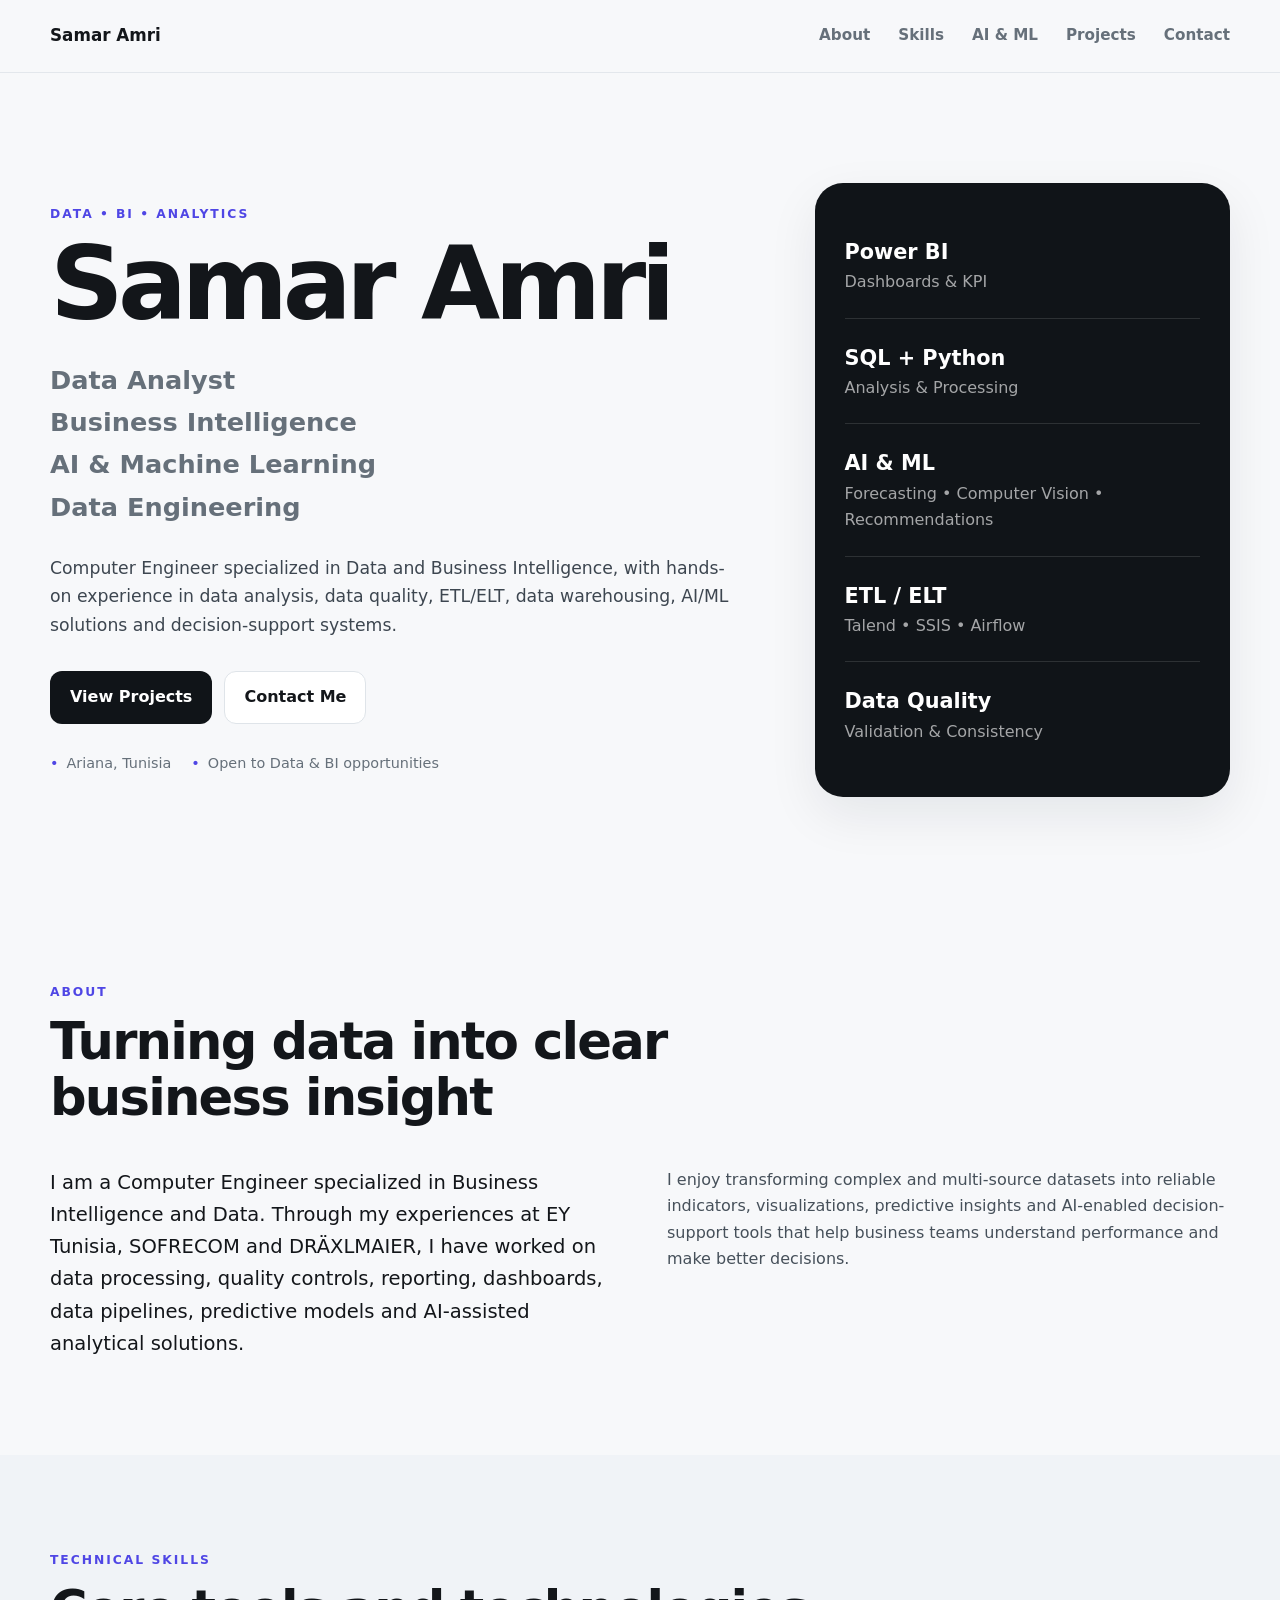
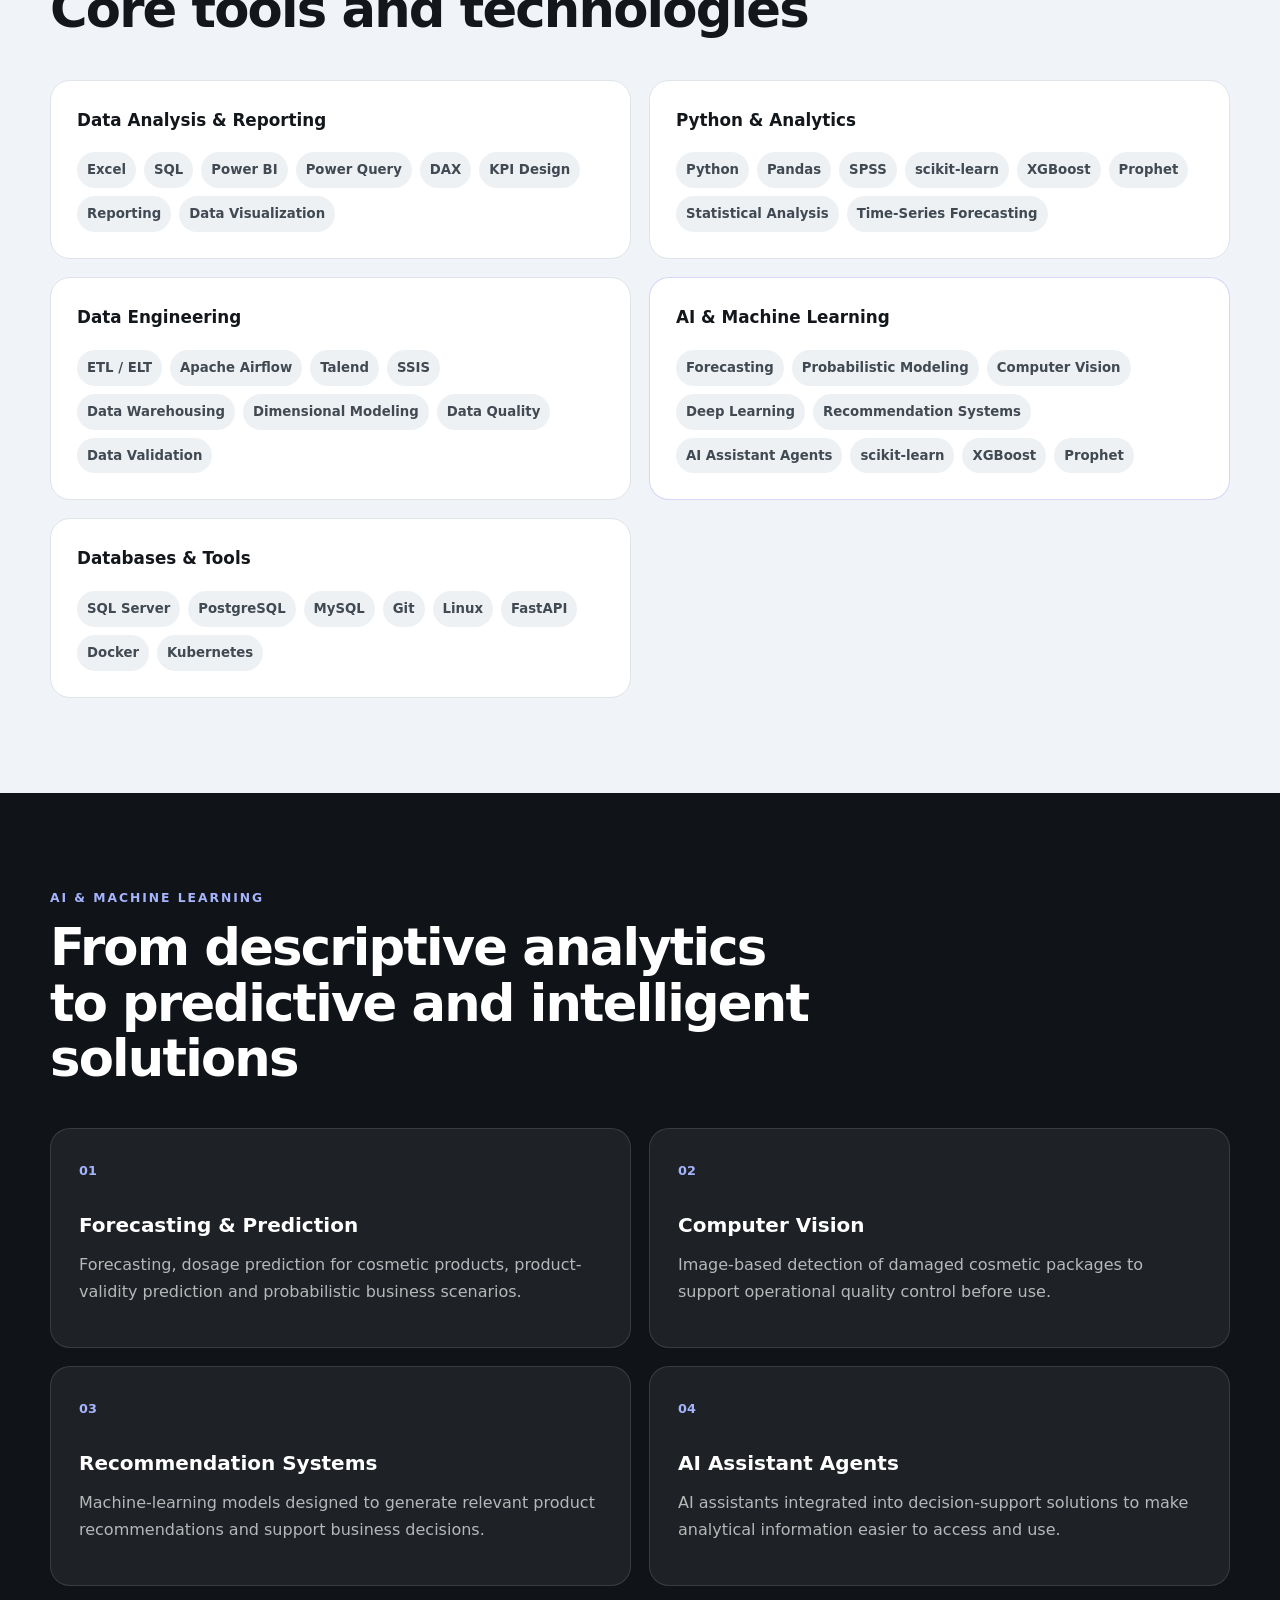
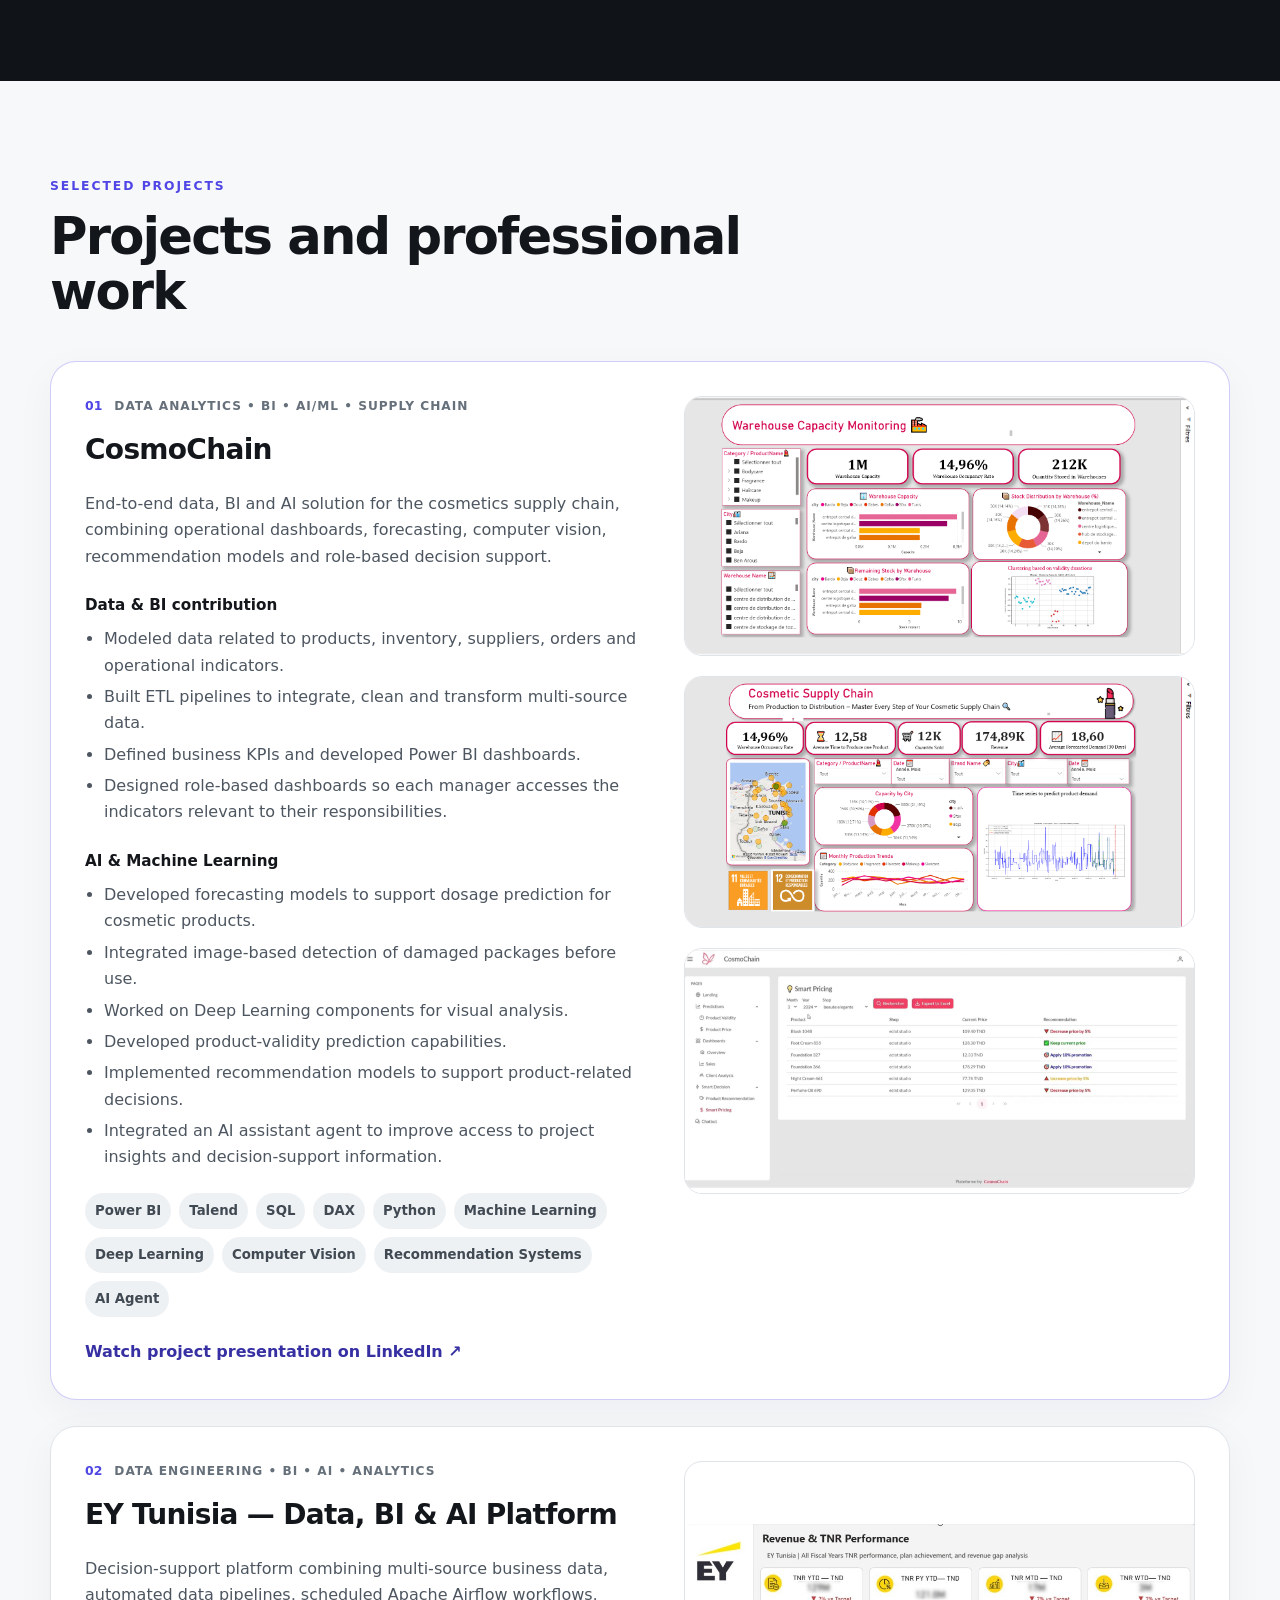
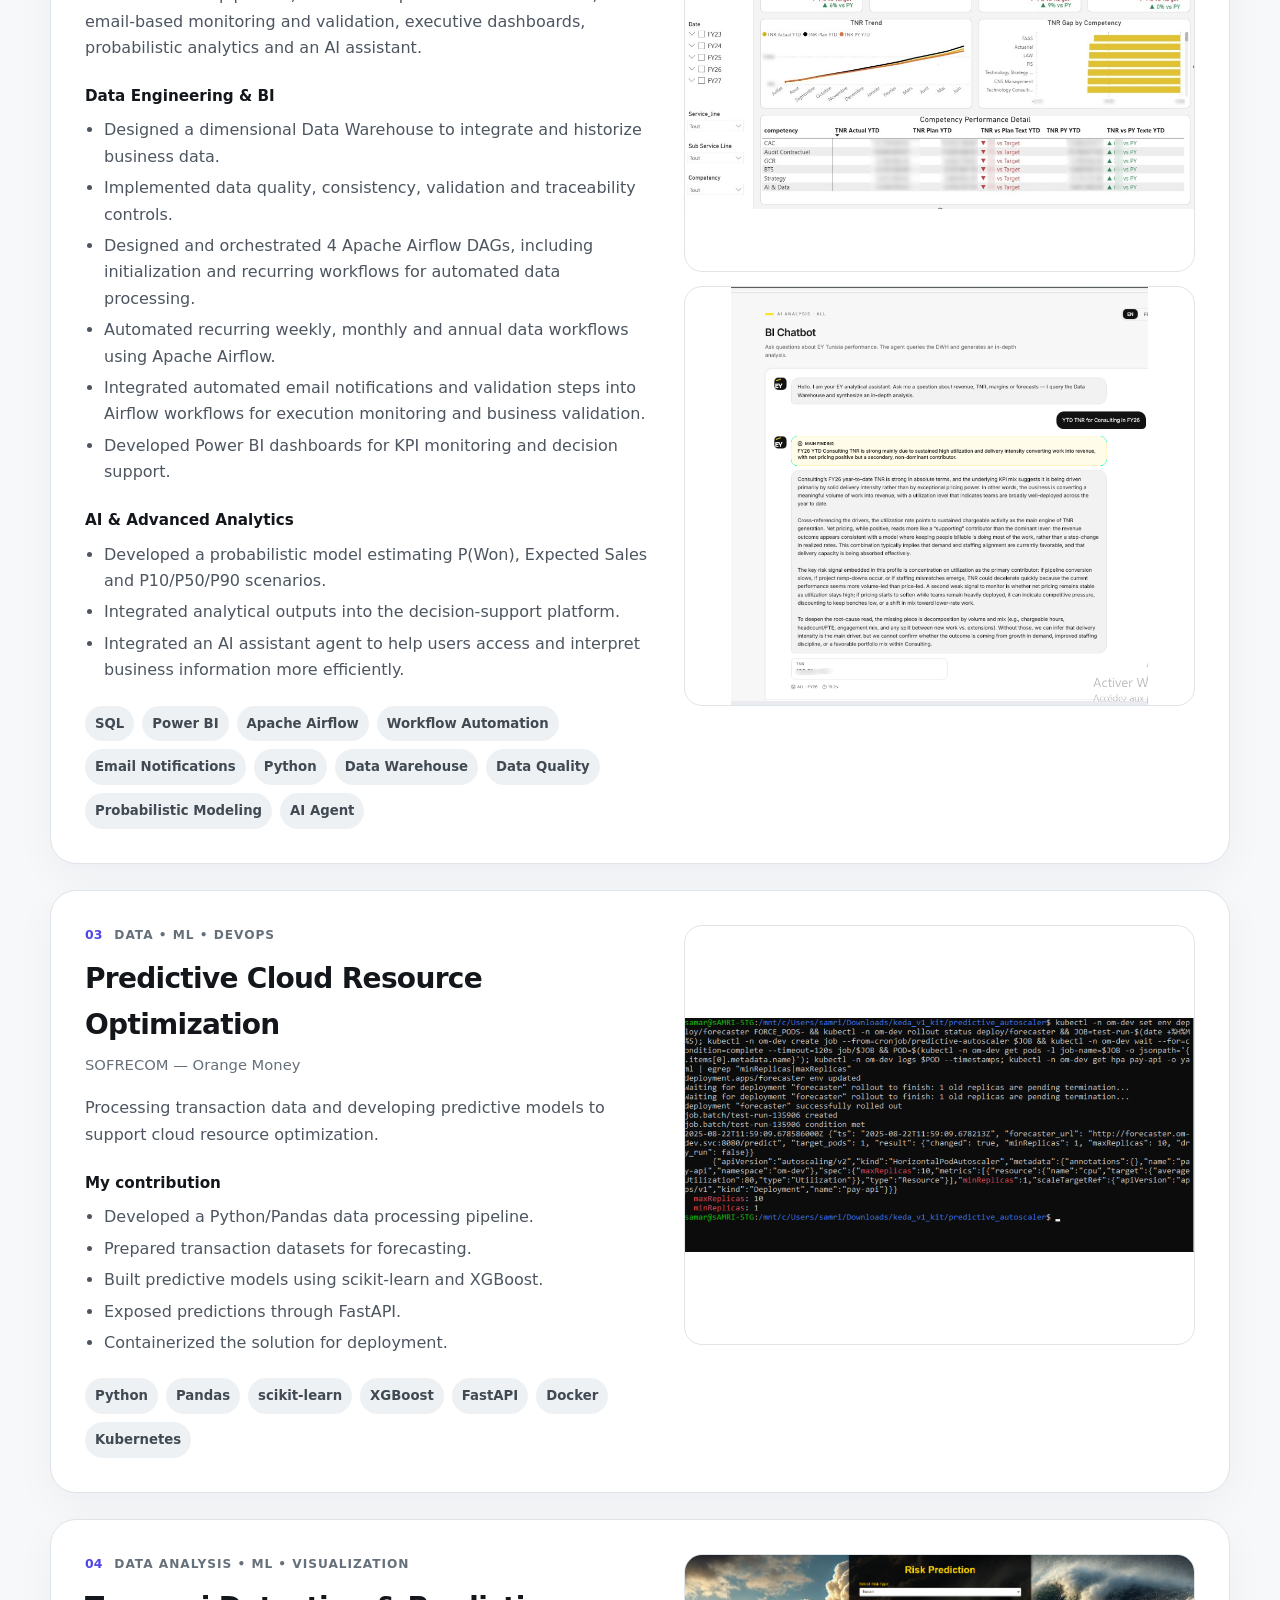
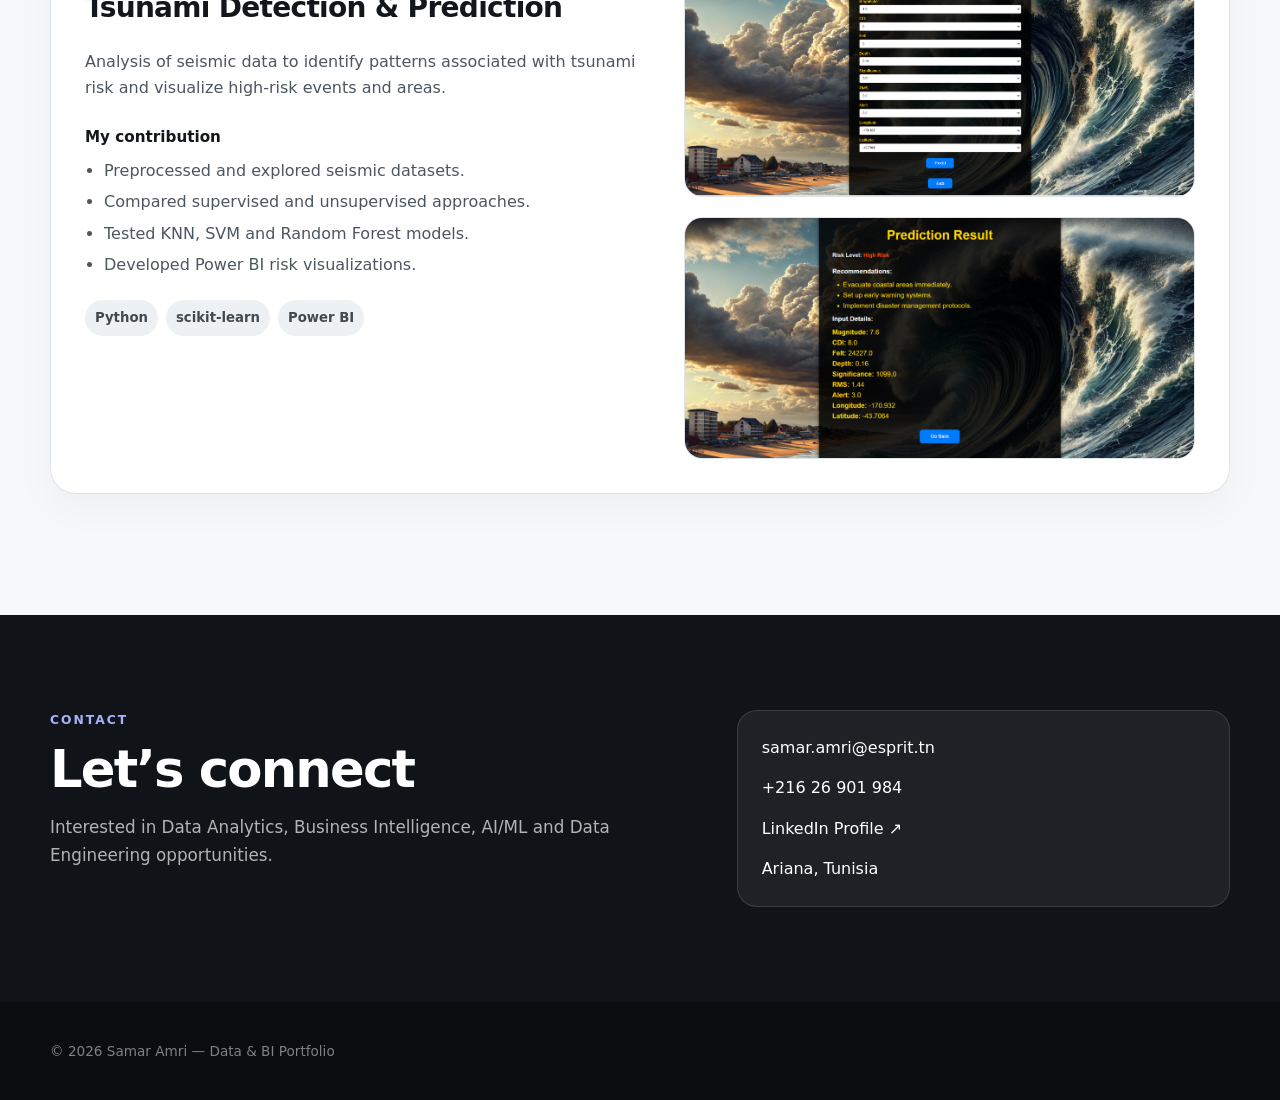
<file: index.html>
<!DOCTYPE html>
<html lang="en">
<head>
  <meta charset="UTF-8" />
  <meta name="viewport" content="width=device-width, initial-scale=1.0" />
  <meta name="description" content="Samar Amri - Data Analyst, Business Intelligence and Data Engineering Portfolio" />
  <title>Samar Amri | Data & BI Portfolio</title>
  <link rel="stylesheet" href="css/style.css" />
</head>
<body>
  <header class="site-header">
    <div class="container nav-wrap">
      <a class="brand" href="#home">Samar Amri</a>
      <button class="menu-btn" id="menuBtn" aria-label="Open menu" aria-expanded="false">☰</button>
      <nav id="mainNav" class="main-nav">
        <a href="#about">About</a>
        <a href="#skills">Skills</a>
        <a href="#ai-ml">AI & ML</a>
        <a href="#projects">Projects</a>
        <a href="#contact">Contact</a>
      </nav>
    </div>
  </header>

  <main>
    <section class="hero" id="home">
      <div class="container hero-grid">
        <div class="hero-content">
          <p class="eyebrow">DATA • BI • ANALYTICS</p>
          <h1>Samar Amri</h1>
          <h2>
            Data Analyst
            <span>Business Intelligence</span>
            <span>AI & Machine Learning</span>
            <span>Data Engineering</span>
          </h2>
          <p class="hero-text">
            Computer Engineer specialized in Data and Business Intelligence,
            with hands-on experience in data analysis, data quality, ETL/ELT,
            data warehousing, AI/ML solutions and decision-support systems.
          </p>
          <div class="hero-actions">
            <a class="btn btn-primary" href="#projects">View Projects</a>
            <a class="btn btn-secondary" href="mailto:samar.amri@esprit.tn">Contact Me</a>
          </div>
          <div class="quick-info">
            <span>Ariana, Tunisia</span>
            <span>Open to Data & BI opportunities</span>
          </div>
        </div>

        <div class="hero-card">
          <div class="metric"><strong>Power BI</strong><span>Dashboards & KPI</span></div>
          <div class="metric"><strong>SQL + Python</strong><span>Analysis & Processing</span></div>
          <div class="metric"><strong>AI & ML</strong><span>Forecasting • Computer Vision • Recommendations</span></div>
          <div class="metric"><strong>ETL / ELT</strong><span>Talend • SSIS • Airflow</span></div>
          <div class="metric"><strong>Data Quality</strong><span>Validation & Consistency</span></div>
        </div>
      </div>
    </section>

    <section class="section" id="about">
      <div class="container">
        <div class="section-heading">
          <p class="section-kicker">About</p>
          <h2>Turning data into clear business insight</h2>
        </div>
        <div class="about-grid">
          <p class="lead">
            I am a Computer Engineer specialized in Business Intelligence and Data.
            Through my experiences at EY Tunisia, SOFRECOM and DRÄXLMAIER, I have
            worked on data processing, quality controls, reporting, dashboards,
            data pipelines, predictive models and AI-assisted analytical solutions.
          </p>
          <p>
            I enjoy transforming complex and multi-source datasets into reliable
            indicators, visualizations, predictive insights and AI-enabled decision-support
            tools that help business teams understand performance and make better decisions.
          </p>
        </div>
      </div>
    </section>

    <section class="section section-soft" id="skills">
      <div class="container">
        <div class="section-heading">
          <p class="section-kicker">Technical Skills</p>
          <h2>Core tools and technologies</h2>
        </div>

        <div class="skill-groups">
          <article class="skill-group">
            <h3>Data Analysis & Reporting</h3>
            <div class="chips">
              <span>Excel</span><span>SQL</span><span>Power BI</span><span>Power Query</span>
              <span>DAX</span><span>KPI Design</span><span>Reporting</span><span>Data Visualization</span>
            </div>
          </article>

          <article class="skill-group">
            <h3>Python & Analytics</h3>
            <div class="chips">
              <span>Python</span><span>Pandas</span><span>SPSS</span><span>scikit-learn</span>
              <span>XGBoost</span><span>Prophet</span><span>Statistical Analysis</span><span>Time-Series Forecasting</span>
            </div>
          </article>

          <article class="skill-group">
            <h3>Data Engineering</h3>
            <div class="chips">
              <span>ETL / ELT</span><span>Apache Airflow</span><span>Talend</span><span>SSIS</span>
              <span>Data Warehousing</span><span>Dimensional Modeling</span><span>Data Quality</span><span>Data Validation</span>
            </div>
          </article>

          <article class="skill-group ai-group">
            <h3>AI & Machine Learning</h3>
            <div class="chips">
              <span>Forecasting</span><span>Probabilistic Modeling</span>
              <span>Computer Vision</span><span>Deep Learning</span>
              <span>Recommendation Systems</span><span>AI Assistant Agents</span>
              <span>scikit-learn</span><span>XGBoost</span><span>Prophet</span>
            </div>
          </article>

          <article class="skill-group">
            <h3>Databases & Tools</h3>
            <div class="chips">
              <span>SQL Server</span><span>PostgreSQL</span><span>MySQL</span><span>Git</span>
              <span>Linux</span><span>FastAPI</span><span>Docker</span><span>Kubernetes</span>
            </div>
          </article>
        </div>
      </div>
    </section>

    <section class="section ai-section" id="ai-ml">
      <div class="container">
        <div class="section-heading">
          <p class="section-kicker">AI & Machine Learning</p>
          <h2>From descriptive analytics to predictive and intelligent solutions</h2>
        </div>

        <div class="ai-grid">
          <article class="ai-card">
            <span class="ai-index">01</span>
            <h3>Forecasting & Prediction</h3>
            <p>Forecasting, dosage prediction for cosmetic products, product-validity prediction and probabilistic business scenarios.</p>
          </article>

          <article class="ai-card">
            <span class="ai-index">02</span>
            <h3>Computer Vision</h3>
            <p>Image-based detection of damaged cosmetic packages to support operational quality control before use.</p>
          </article>

          <article class="ai-card">
            <span class="ai-index">03</span>
            <h3>Recommendation Systems</h3>
            <p>Machine-learning models designed to generate relevant product recommendations and support business decisions.</p>
          </article>

          <article class="ai-card">
            <span class="ai-index">04</span>
            <h3>AI Assistant Agents</h3>
            <p>AI assistants integrated into decision-support solutions to make analytical information easier to access and use.</p>
          </article>
        </div>
      </div>
    </section>

    <section class="section" id="projects">
      <div class="container">
        <div class="section-heading">
          <p class="section-kicker">Selected Projects</p>
          <h2>Projects and professional work</h2>
        </div>

        <article class="project-card featured-project">
          <div class="project-copy">
            <div class="project-topline"><span class="project-number">01</span><span class="project-type">Data Analytics • BI • AI/ML • Supply Chain</span></div>
            <h3>CosmoChain</h3>

            <p class="project-summary">
              End-to-end data, BI and AI solution for the cosmetics supply chain,
              combining operational dashboards, forecasting, computer vision,
              recommendation models and role-based decision support.
            </p>

            <h4>Data & BI contribution</h4>
            <ul>
              <li>Modeled data related to products, inventory, suppliers, orders and operational indicators.</li>
              <li>Built ETL pipelines to integrate, clean and transform multi-source data.</li>
              <li>Defined business KPIs and developed Power BI dashboards.</li>
              <li>Designed role-based dashboards so each manager accesses the indicators relevant to their responsibilities.</li>
            </ul>

            <h4>AI & Machine Learning</h4>
            <ul>
              <li>Developed forecasting models to support dosage prediction for cosmetic products.</li>
              <li>Integrated image-based detection of damaged packages before use.</li>
              <li>Worked on Deep Learning components for visual analysis.</li>
              <li>Developed product-validity prediction capabilities.</li>
              <li>Implemented recommendation models to support product-related decisions.</li>
              <li>Integrated an AI assistant agent to improve access to project insights and decision-support information.</li>
            </ul>

            <div class="tech-list">
              <span>Power BI</span><span>Talend</span><span>SQL</span><span>DAX</span>
              <span>Python</span><span>Machine Learning</span><span>Deep Learning</span>
              <span>Computer Vision</span><span>Recommendation Systems</span><span>AI Agent</span>
            </div>

            <a class="text-link" href="https://www.linkedin.com/feed/update/urn:li:activity:7330675248373088256/" target="_blank" rel="noopener">
              Watch project presentation on LinkedIn ↗
            </a>
          </div>

          <div class="project-visual">
  <div class="image-stack">

    <img
      src="images/cosmo3.PNG"
      alt="CosmoChain Power BI Dashboard"
    />
     <img
  src="images/cosmo1.PNG"
  alt="CosmoChain AI Assistant"
/>

    <img
      src="images/comso7.png"
      alt="CosmoChain AI and Machine Learning"
    />
   

  </div>
</div>
        </article>

       <article class="project-card">
  <div class="project-copy">

    <div class="project-topline">
      <span class="project-number">02</span>
      <span class="project-type">
        Data Engineering • BI • AI • Analytics
      </span>
    </div>

    <h3>EY Tunisia — Data, BI & AI Platform</h3>

    <p class="project-summary">
      Decision-support platform combining multi-source business data,
      automated data pipelines, scheduled Apache Airflow workflows,
      email-based monitoring and validation, executive dashboards,
      probabilistic analytics and an AI assistant.
    </p>

    <h4>Data Engineering & BI</h4>

    <ul>
      <li>
        Designed a dimensional Data Warehouse to integrate and historize
        business data.
      </li>

      <li>
        Implemented data quality, consistency, validation and traceability
        controls.
      </li>

      <li>
        Designed and orchestrated 4 Apache Airflow DAGs, including
        initialization and recurring workflows for automated data processing.
      </li>

      <li>
        Automated recurring weekly, monthly and annual data workflows
        using Apache Airflow.
      </li>

      <li>
        Integrated automated email notifications and validation steps
        into Airflow workflows for execution monitoring and business validation.
      </li>

      <li>
        Developed Power BI dashboards for KPI monitoring and
        decision support.
      </li>
    </ul>


    <h4>AI & Advanced Analytics</h4>

    <ul>
      <li>
        Developed a probabilistic model estimating P(Won),
        Expected Sales and P10/P50/P90 scenarios.
      </li>

      <li>
        Integrated analytical outputs into the decision-support platform.
      </li>

      <li>
        Integrated an AI assistant agent to help users access and
        interpret business information more efficiently.
      </li>
    </ul>


    <div class="tech-list">
      <span>SQL</span>
      <span>Power BI</span>
      <span>Apache Airflow</span>
      <span>Workflow Automation</span>
      <span>Email Notifications</span>
      <span>Python</span>
      <span>Data Warehouse</span>
      <span>Data Quality</span>
      <span>Probabilistic Modeling</span>
      <span>AI Agent</span>
    </div>



  </div>


  <div class="project-visual double">

    <img
      src="images/EY1.PNG"
      alt="EY Power BI Dashboard"
    />

    <img
      src="images/EY3.PNG"
      alt="EY AI and Analytics"
    />

  </div>
</article>

        <article class="project-card">
          <div class="project-copy">
            <div class="project-topline"><span class="project-number">03</span><span class="project-type">Data • ML • DevOps</span></div>
            <h3>Predictive Cloud Resource Optimization</h3>
            <p class="company-line">SOFRECOM — Orange Money</p>
            <p class="project-summary">
              Processing transaction data and developing predictive models
              to support cloud resource optimization.
            </p>
            <h4>My contribution</h4>
            <ul>
              <li>Developed a Python/Pandas data processing pipeline.</li>
              <li>Prepared transaction datasets for forecasting.</li>
              <li>Built predictive models using scikit-learn and XGBoost.</li>
              <li>Exposed predictions through FastAPI.</li>
              <li>Containerized the solution for deployment.</li>
            </ul>
            <div class="tech-list">
              <span>Python</span><span>Pandas</span><span>scikit-learn</span><span>XGBoost</span><span>FastAPI</span><span>Docker</span><span>Kubernetes</span>
            </div>
          </div>
                  
                  <div class="project-visual">
  <img
    src="images/sof1.png"
    alt="SOFRECOM Project Screenshot"
  />
</div>
        </article>
      

        <article class="project-card">
          <div class="project-copy">
            <div class="project-topline"><span class="project-number">04</span><span class="project-type">Data Analysis • ML • Visualization</span></div>
            <h3>Tsunami Detection & Prediction</h3>
            <p class="project-summary">
              Analysis of seismic data to identify patterns associated with tsunami risk
              and visualize high-risk events and areas.
            </p>
            <h4>My contribution</h4>
            <ul>
              <li>Preprocessed and explored seismic datasets.</li>
              <li>Compared supervised and unsupervised approaches.</li>
              <li>Tested KNN, SVM and Random Forest models.</li>
              <li>Developed Power BI risk visualizations.</li>
            </ul>
            <div class="tech-list"><span>Python</span><span>scikit-learn</span><span>Power BI</span></div>
          </div>
          <div class="project-visual">
  <div class="image-stack">

    <img
      src="images/tsu1.PNG"
      alt="Tsunami Project Screenshot 1"
    />

    <img
      src="images/tsu2.PNG"
      alt="Tsunami Project Screenshot 2"
    />

  </div>
</div>
        </article>
      </div>
    </section>

    <section class="section contact-section" id="contact">
      <div class="container contact-grid">
        <div>
          <p class="section-kicker light">Contact</p>
          <h2>Let’s connect</h2>
          <p class="contact-text">Interested in Data Analytics, Business Intelligence, AI/ML and Data Engineering opportunities.</p>
        </div>
        <div class="contact-card">
          <a href="mailto:samar.amri@esprit.tn">samar.amri@esprit.tn</a>
          <a href="tel:+21626901984">+216 26 901 984</a>
          <a href="https://www.linkedin.com/in/your-profile/" target="_blank" rel="noopener">LinkedIn Profile ↗</a>
          <span>Ariana, Tunisia</span>
        </div>
      </div>
    </section>
  </main>

  <footer class="site-footer">
    <div class="container"><p>© 2026 Samar Amri — Data & BI Portfolio</p></div>
  </footer>

  <script src="js/main.js"></script>
</body>
</html>
</file>
<file: css/style.css>
:root {
  --bg: #f7f8fa;
  --surface: #ffffff;
  --surface-soft: #f0f3f7;
  --text: #13161a;
  --muted: #66707a;
  --line: #dfe4e9;
  --dark: #101418;
  --accent: #4f46e5;
  --accent-dark: #3730a3;
  --radius: 20px;
  --shadow: 0 18px 50px rgba(16, 24, 40, 0.08);
  --container: 1180px;
}
* { box-sizing: border-box; }
html { scroll-behavior: smooth; }
body {
  margin: 0;
  font-family: Inter, ui-sans-serif, system-ui, -apple-system, BlinkMacSystemFont, "Segoe UI", sans-serif;
  background: var(--bg);
  color: var(--text);
  line-height: 1.65;
}
img { max-width: 100%; display: block; }
a { color: inherit; }
.container { width: min(var(--container), calc(100% - 40px)); margin: 0 auto; }

.site-header {
  position: sticky;
  top: 0;
  z-index: 1000;
  background: rgba(247, 248, 250, 0.92);
  backdrop-filter: blur(14px);
  border-bottom: 1px solid rgba(223, 228, 233, 0.8);
}
.nav-wrap { min-height: 72px; display: flex; align-items: center; justify-content: space-between; }
.brand { text-decoration: none; font-weight: 800; font-size: 1.05rem; }
.main-nav { display: flex; gap: 28px; }
.main-nav a { text-decoration: none; color: var(--muted); font-size: 0.95rem; font-weight: 600; }
.main-nav a:hover { color: var(--text); }
.menu-btn { display: none; border: 0; background: transparent; font-size: 1.6rem; cursor: pointer; }

.hero { padding: 110px 0 90px; }
.hero-grid { display: grid; grid-template-columns: 1.25fr 0.75fr; gap: 72px; align-items: center; }
.eyebrow, .section-kicker {
  margin: 0 0 12px;
  font-size: 0.77rem;
  letter-spacing: 0.16em;
  text-transform: uppercase;
  font-weight: 800;
  color: var(--accent);
}
.hero h1 { margin: 0; font-size: clamp(3.3rem, 8vw, 6.8rem); line-height: 0.92; letter-spacing: -0.055em; }
.hero h2 { margin: 28px 0 0; font-size: clamp(1.2rem, 2vw, 1.65rem); font-weight: 600; color: var(--muted); }
.hero h2 span { display: block; }
.hero-text { max-width: 690px; margin: 26px 0 0; font-size: 1.08rem; color: #3d4650; }
.hero-actions { margin-top: 32px; display: flex; gap: 12px; flex-wrap: wrap; }
.btn {
  display: inline-flex;
  align-items: center;
  justify-content: center;
  text-decoration: none;
  padding: 12px 19px;
  border-radius: 12px;
  font-weight: 750;
  border: 1px solid transparent;
}
.btn-primary { background: var(--dark); color: white; }
.btn-primary:hover { background: #252b31; }
.btn-secondary { background: var(--surface); border-color: var(--line); }
.quick-info { margin-top: 28px; display: flex; gap: 20px; flex-wrap: wrap; color: var(--muted); font-size: 0.9rem; }
.quick-info span::before { content: "•"; color: var(--accent); margin-right: 8px; }

.hero-card { background: var(--dark); color: white; border-radius: 28px; padding: 30px; box-shadow: var(--shadow); }
.metric { padding: 22px 0; border-bottom: 1px solid rgba(255,255,255,0.12); }
.metric:last-child { border-bottom: 0; }
.metric strong { display: block; font-size: 1.3rem; }
.metric span { color: rgba(255,255,255,0.62); }

.section { padding: 95px 0; }
.section-soft { background: var(--surface-soft); }
.section-heading { max-width: 760px; margin-bottom: 42px; }
.section-heading h2, .contact-section h2 { margin: 0; font-size: clamp(2rem, 4vw, 3.5rem); line-height: 1.08; letter-spacing: -0.035em; }
.about-grid { display: grid; grid-template-columns: 1fr 1fr; gap: 54px; }
.about-grid p { margin: 0; color: #46505a; }
.about-grid .lead { font-size: 1.22rem; color: var(--text); }

.skill-groups { display: grid; grid-template-columns: repeat(2, 1fr); gap: 18px; }
.skill-group { background: var(--surface); border: 1px solid var(--line); border-radius: var(--radius); padding: 26px; }
.skill-group h3 { margin: 0 0 18px; font-size: 1.05rem; }
.chips, .tech-list { display: flex; flex-wrap: wrap; gap: 8px; }
.chips span, .tech-list span {
  padding: 7px 10px;
  border-radius: 999px;
  background: #eef1f4;
  color: #414a53;
  font-size: 0.83rem;
  font-weight: 650;
}

.project-card {
  display: grid;
  grid-template-columns: 1.05fr 0.95fr;
  gap: 34px;
  background: var(--surface);
  border: 1px solid var(--line);
  border-radius: 26px;
  padding: 34px;
  margin-bottom: 26px;
  box-shadow: 0 12px 40px rgba(16, 24, 40, 0.045);
}
.featured-project { border-color: rgba(79, 70, 229, 0.27); }
.project-topline { display: flex; align-items: center; gap: 12px; margin-bottom: 10px; }
.project-number { font-size: 0.78rem; font-weight: 850; color: var(--accent); }
.project-type { font-size: 0.76rem; text-transform: uppercase; letter-spacing: 0.08em; color: var(--muted); font-weight: 750; }
.project-card h3 { margin: 0; font-size: 1.75rem; letter-spacing: -0.025em; }
.company-line { margin: 5px 0 0; color: var(--muted); font-size: 0.92rem; }
.project-summary { margin: 18px 0 0; color: #4d5660; }
.project-card h4 { margin: 23px 0 8px; font-size: 0.95rem; }
.project-card ul { margin: 0; padding-left: 19px; color: #4d5660; }
.project-card li + li { margin-top: 5px; }
.tech-list { margin-top: 22px; }
.text-link { display: inline-block; margin-top: 22px; font-weight: 800; text-decoration: none; color: var(--accent-dark); }
.text-link:hover { text-decoration: underline; }

.project-visual { display: flex; align-items: stretch; min-height: 330px; }
.project-visual.double { display: grid; grid-template-columns: 1fr; gap: 14px; }
.image-placeholder {
  width: 100%;
  min-height: 250px;
  border: 1.5px dashed #bbc3cc;
  background: linear-gradient(135deg, rgba(79,70,229,0.05), rgba(79,70,229,0)), #f5f7f9;
  border-radius: 18px;
  display: flex;
  flex-direction: column;
  align-items: center;
  justify-content: center;
  text-align: center;
  padding: 24px;
  color: var(--muted);
}
.image-placeholder strong { color: var(--text); margin-bottom: 6px; }
.project-visual img {
  width: 100%;
  height: auto;
  max-height: 420px;
  object-fit: contain;
  border-radius: 18px;
  border: 1px solid var(--line);
}
.privacy-note { margin-top: 18px; font-size: 0.8rem; color: var(--muted); }

.contact-section { background: var(--dark); color: white; }
.section-kicker.light { color: #a5b4fc; }
.contact-grid { display: grid; grid-template-columns: 1fr 0.8fr; gap: 70px; align-items: start; }
.contact-text { max-width: 620px; color: rgba(255,255,255,0.68); font-size: 1.05rem; }
.contact-card {
  display: grid;
  gap: 14px;
  background: rgba(255,255,255,0.06);
  border: 1px solid rgba(255,255,255,0.13);
  border-radius: 20px;
  padding: 24px;
}
.contact-card a, .contact-card span { color: white; text-decoration: none; }
.contact-card a:hover { text-decoration: underline; }

.site-footer { background: #0a0d10; color: rgba(255,255,255,0.48); padding: 24px 0; font-size: 0.85rem; }

@media (max-width: 900px) {
  .hero { padding-top: 80px; }
  .hero-grid, .about-grid, .project-card, .contact-grid { grid-template-columns: 1fr; }
  .skill-groups { grid-template-columns: 1fr; }
  .hero-card { max-width: 620px; }
  .project-visual { min-height: 260px; }
}

@media (max-width: 720px) {
  .container { width: min(var(--container), calc(100% - 28px)); }
  .menu-btn { display: block; }
  .main-nav {
    display: none;
    position: absolute;
    top: 72px;
    right: 14px;
    left: 14px;
    background: var(--surface);
    border: 1px solid var(--line);
    border-radius: 16px;
    padding: 14px;
    box-shadow: var(--shadow);
    flex-direction: column;
    gap: 0;
  }
  .main-nav.open { display: flex; }
  .main-nav a { padding: 12px; }
  .section { padding: 72px 0; }
  .hero h1 { font-size: clamp(3rem, 15vw, 5.5rem); }
  .project-card { padding: 22px; }
}

@media print {
  .site-header, .hero-actions, .menu-btn { display: none !important; }
  body { background: white; }
  .hero, .section { padding: 30px 0; }
  .project-card, .skill-group, .hero-card { box-shadow: none; break-inside: avoid; }
  a { text-decoration: none; }
}


/* =========================================================
   AI / ML SECTION
   ========================================================= */
.ai-section {
  background: var(--dark);
  color: white;
}
.ai-section .section-heading h2 { max-width: 900px; }
.ai-section .section-kicker { color: #a5b4fc; }

.ai-grid {
  display: grid;
  grid-template-columns: repeat(2, 1fr);
  gap: 18px;
}
.ai-card {
  min-height: 220px;
  padding: 28px;
  border-radius: 20px;
  background: rgba(255,255,255,0.06);
  border: 1px solid rgba(255,255,255,0.12);
}
.ai-card .ai-index {
  display: inline-block;
  margin-bottom: 28px;
  color: #a5b4fc;
  font-size: 0.8rem;
  font-weight: 850;
}
.ai-card h3 { margin: 0 0 10px; font-size: 1.25rem; }
.ai-card p { margin: 0; color: rgba(255,255,255,0.68); }


.image-stack {
  width: 100%;
  display: flex;
  flex-direction: column;
  gap: 20px;
}
.ai-group { border-color: rgba(79, 70, 229, 0.22); }

@media (max-width: 900px) {
  .ai-grid { grid-template-columns: 1fr; }
}
</file>
